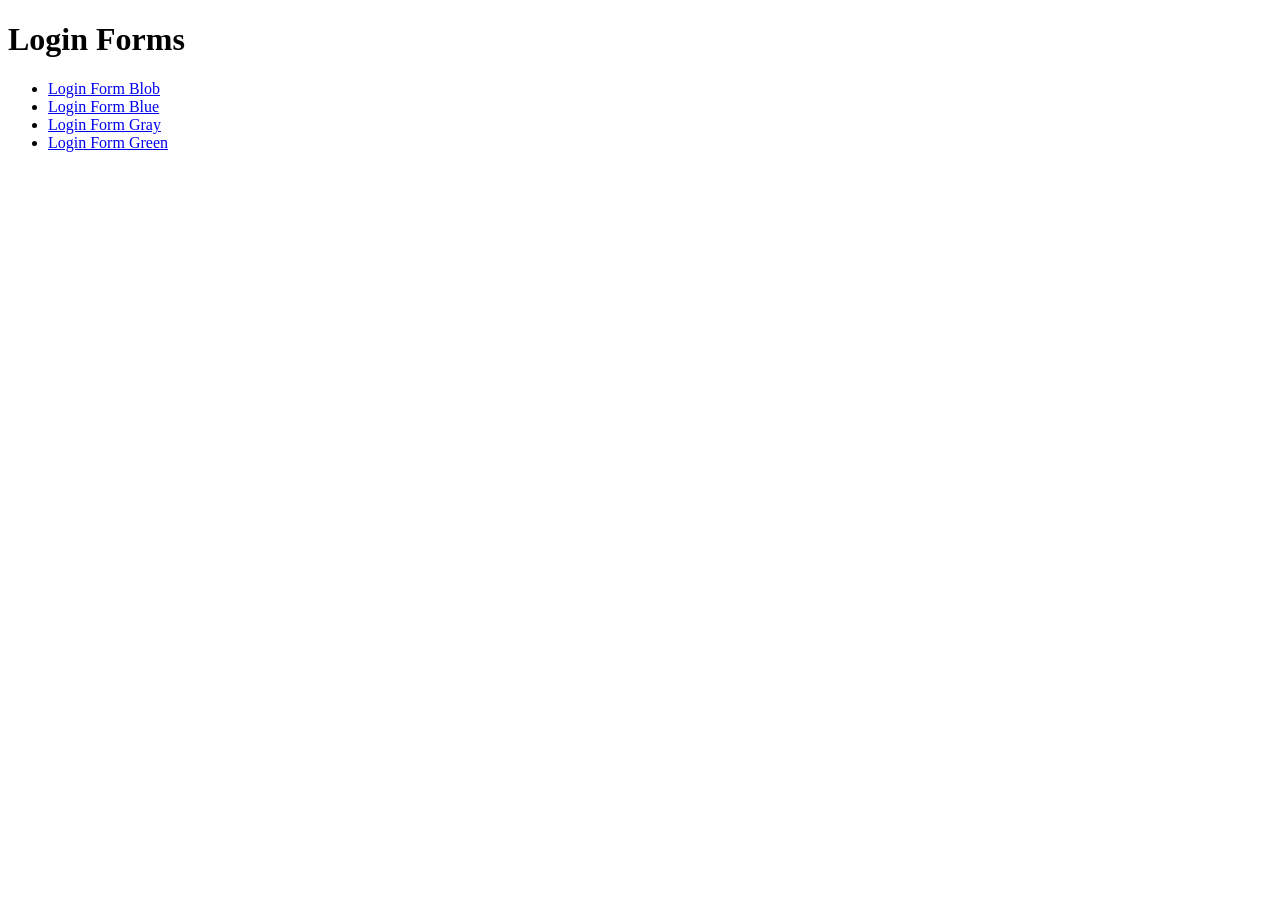
<file: index.html>
<!DOCTYPE html>
<html lang="en">
<head>
  <meta charset="UTF-8">
  <meta name="viewport" content="width=device-width, initial-scale=1.0">
  <title>Login Forms</title>
</head>
<body>
  <h1>Login Forms</h1>
  <ul>
    <li><a href="./LoginForm-Blob/">Login Form Blob</a></li>
    <li><a href="./LoginForm-Blue/">Login Form Blue</a></li>
    <li><a href="./LoginForm-Gray/">Login Form Gray</a></li>
    <li><a href="./LoginForm-Green/">Login Form Green</a></li>
  </ul>
</body>
</html>
</file>
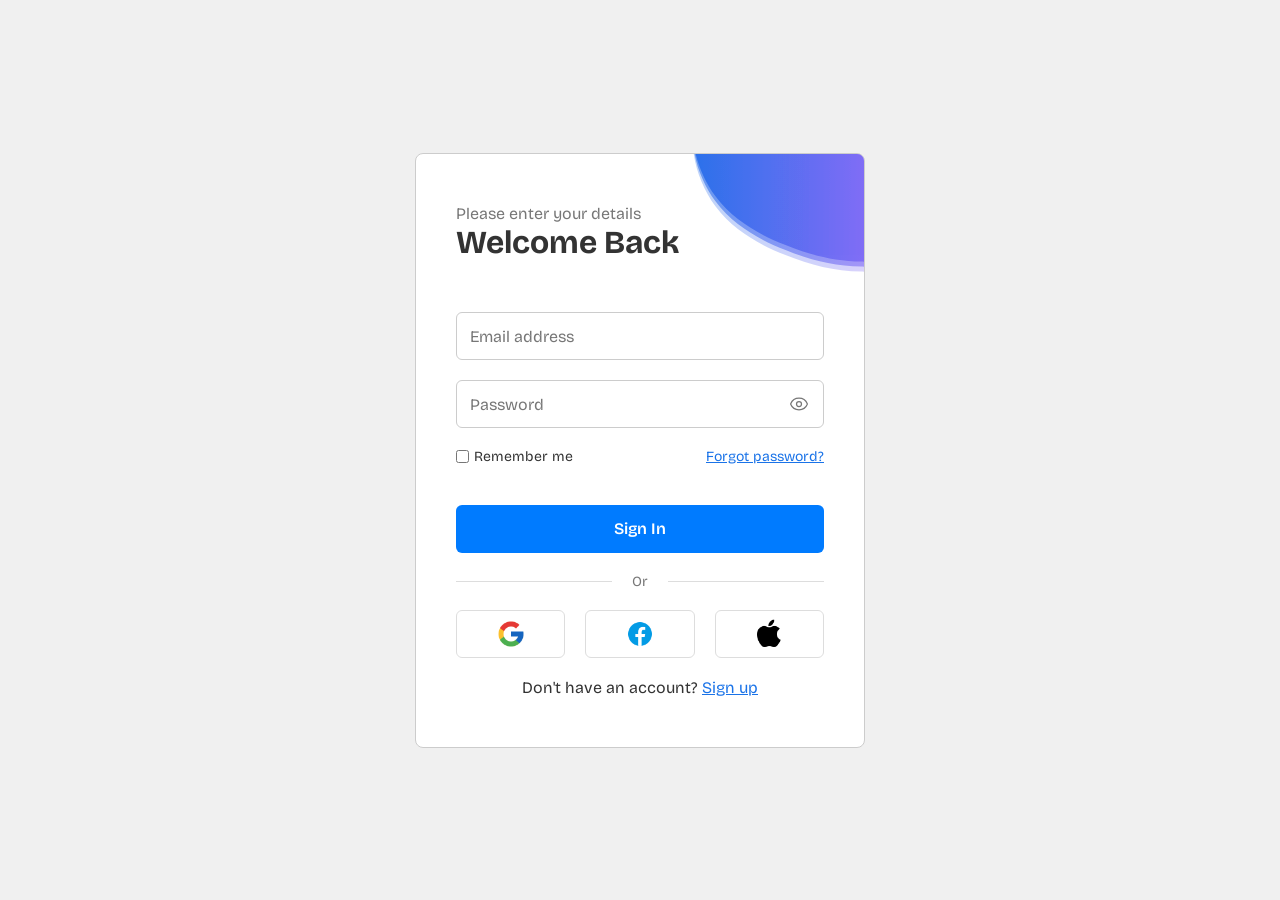
<file: LoginForm-Blob/index.html>
<!DOCTYPE html>
<html lang="en">
  <head>
    <meta charset="UTF-8" />
    <meta name="viewport" content="width=device-width, initial-scale=1.0" />
    <title>Login Form | MahsaRastgoo</title>
    <link type="image/png" sizes="16x16" rel="icon" href="assets/login.png">
    <link rel="stylesheet" href="style.css" />
  </head>
  <body>
    <div class="container">
      <div class="form-container">
        <div class="form-blob">
          <img
            src="assets/blob.svg"
            alt="blob"
            class="blob-image blob-image--1"
          />
          <img
            src="assets/blob.svg"
            alt="blob"
            class="blob-image blob-image--2"
          />
          <img
            src="assets/blob.svg"
            alt="blob"
            class="blob-image blob-image--3"
          />
        </div>

        <div class="form-header">
          <p>Please enter your details</p>
          <h1>Welcome Back</h1>
        </div>
        <form class="form-box">
          <div class="input-group">
            <input
              type="email"
              id="email"
              class="input-field"
              placeholder=""
              required
            />
            <label for="email" class="floating-label">Email address</label>
          </div>
          <div class="input-group">
            <input
              type="password"
              id="password"
              class="input-field"
              placeholder=""
              required
            />
            <label for="password" class="floating-label">Password</label>
            <div class="eye-icon" onclick="togglePassword()">
              <svg
                xmlns="http://www.w3.org/2000/svg"
                width="24"
                height="24"
                viewBox="0 0 24 24"
                fill="none"
                stroke="currentColor"
                stroke-width="1.5"
                stroke-linecap="round"
                stroke-linejoin="round"
                class="lucide lucide-eye-icon lucide-eye"
              >
                <path
                  d="M2.062 12.348a1 1 0 0 1 0-.696 10.75 10.75 0 0 1 19.876 0 1 1 0 0 1 0 .696 10.75 10.75 0 0 1-19.876 0"
                />
                <circle cx="12" cy="12" r="3" />
              </svg>
            </div>
          </div>
          <div class="input-group checkbox-group">
            <div class="form-col remember-me">
              <input
                type="checkbox"
                id="remember-me-checkbox"
                class="checkbox-field"
              />
              <label for="remember-me-checkbox">Remember me</label>
            </div>
            <div class="form-col">
              <a href="#" class="form-link">Forgot password?</a>
            </div>
          </div>
          <button type="submit" class="form-btn form-btn--submit">
            Sign In
          </button>
        </form>
        <div class="form-divider">
          <p>Or</p>
        </div>
        <div class="form-bottom">
          <div class="form-socials">
            <button class="form-btn form-btn--social">
              <img
                src="assets/google.png"
                class="btn-icon"
                alt="social icon"
              />
            </button>
            <button class="form-btn form-btn--social">
              <img
                src="assets/facebook.png"
                class="btn-icon"
                alt="social icon"
              />
            </button>
            <button class="form-btn form-btn--social">
              <img
                src="assets/ios.png"
                class="btn-icon"
                alt="social icon"
              />
            </button>
          </div>
          <p>
            Don't have an account? <a href="#" class="form-link">Sign up</a>
          </p>
        </div>
      </div>
    </div>

    <script>
      function togglePassword() {
        const passwordInput = document.getElementById("password");
        const eyeIcon = document.querySelector(".eye-icon");

        if (passwordInput.type === "password") {
          passwordInput.type = "text";
          eyeIcon.innerHTML = `<svg xmlns="http://www.w3.org/2000/svg" width="24" height="24" viewBox="0 0 24 24" fill="none" stroke="currentColor" stroke-width="1.5" stroke-linecap="round" stroke-linejoin="round" class="lucide lucide-eye-off-icon lucide-eye-off"><path d="M10.733 5.076a10.744 10.744 0 0 1 11.205 6.575 1 1 0 0 1 0 .696 10.747 10.747 0 0 1-1.444 2.49"/><path d="M14.084 14.158a3 3 0 0 1-4.242-4.242"/><path d="M17.479 17.499a10.75 10.75 0 0 1-15.417-5.151 1 1 0 0 1 0-.696 10.75 10.75 0 0 1 4.446-5.143"/><path d="m2 2 20 20"/></svg>`;
        } else {
          passwordInput.type = "password";
          eyeIcon.innerHTML = `<svg xmlns="http://www.w3.org/2000/svg" width="24" height="24" viewBox="0 0 24 24" fill="none" stroke="currentColor" stroke-width="1.5" stroke-linecap="round" stroke-linejoin="round" class="lucide lucide-eye-icon lucide-eye"><path d="M2.062 12.348a1 1 0 0 1 0-.696 10.75 10.75 0 0 1 19.876 0 1 1 0 0 1 0 .696 10.75 10.75 0 0 1-19.876 0"/><circle cx="12" cy="12" r="3"/></svg>`;
        }
      }
    </script>
  </body>
</html>
</file>
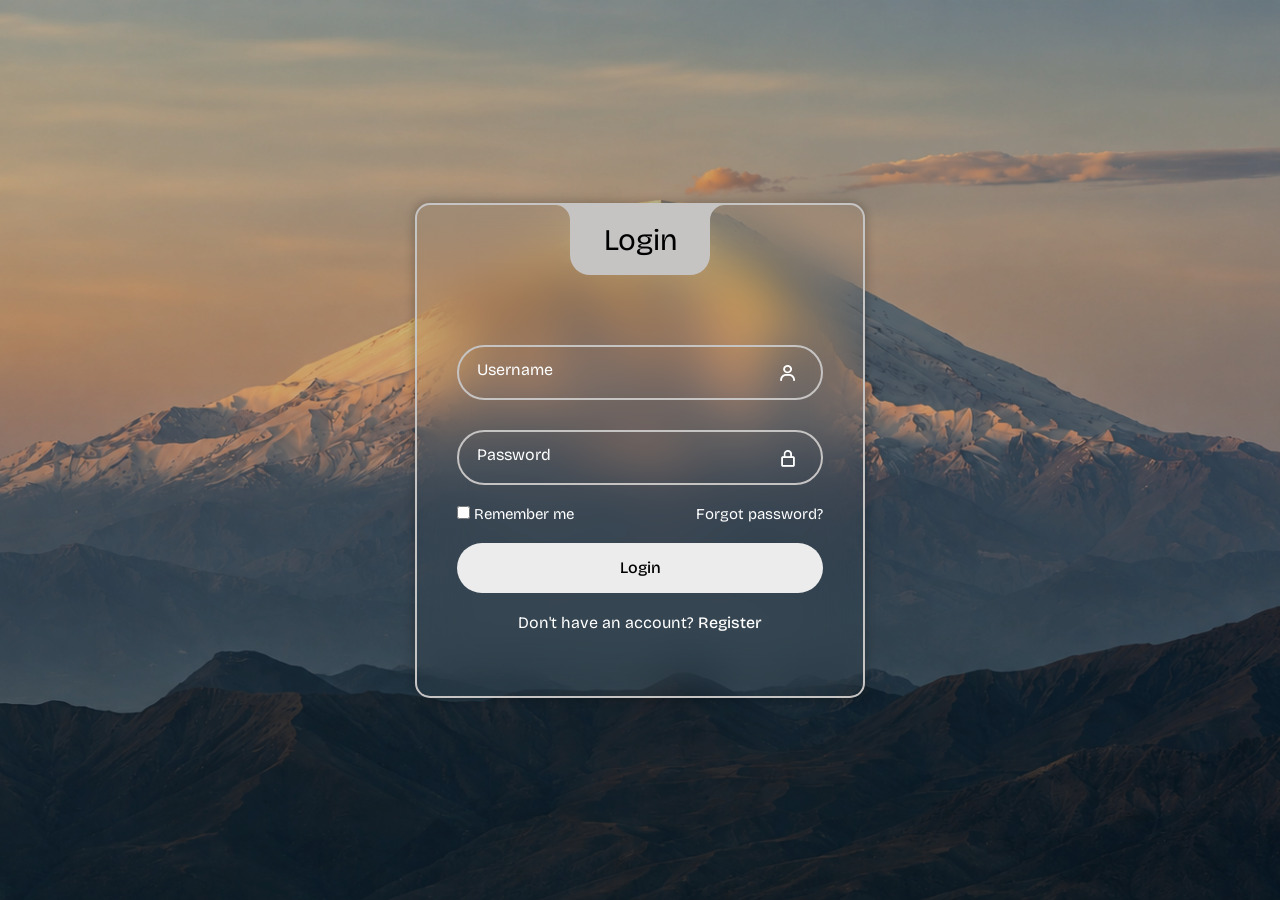
<file: LoginForm-Blue/index.html>
<!DOCTYPE html>
<html lang="en">
<head>
    <meta charset="UTF-8">
    <meta name="viewport" content="width=device-width, initial-scale=1.0">
    <link type="image/png" sizes="16x16" rel="icon" href="assets/login.png">
    <link rel="stylesheet" href="https://unpkg.com/boxicons@2.1.4/css/boxicons.min.css">
    <link rel="stylesheet" href="style.css">
    <title>Login Form | Mahsa Rastgoo</title>
</head>
<body>
    <div class="wrapper">
        <div class="login_box">
            <div class="login_header">
                <span>Login</span>
            </div>
            <div class="input_box">
                <input type="text" id="user" class="input-field" required>
                <label for="user" class="label">Username</label>
                <i class="bx bx-user icon"></i>
            </div>
            <div class="input_box">
                <input type="password" id="pass" class="input-field" required>
                <label for="pass" class="label">Password</label>
                <i class="bx bx-lock-alt icon"></i>
            </div>
            <div class="remember-forgot">
                <div class="remember-me">
                    <input type="checkbox" id="remember">
                    <label for="remember">Remember me</label>
                </div>
                <div class="forgot">
                    <a href="#">Forgot password?</a>
                </div>
            </div>
            <div class="input_box">
                <input type="submit" value="Login" class="input-submit">
            </div>
            <div class="register">
                <span>Don't have an account? <a href="#">Register</a></span>
            </div>
        </div>
    </div>
</body>
</html>
</file>
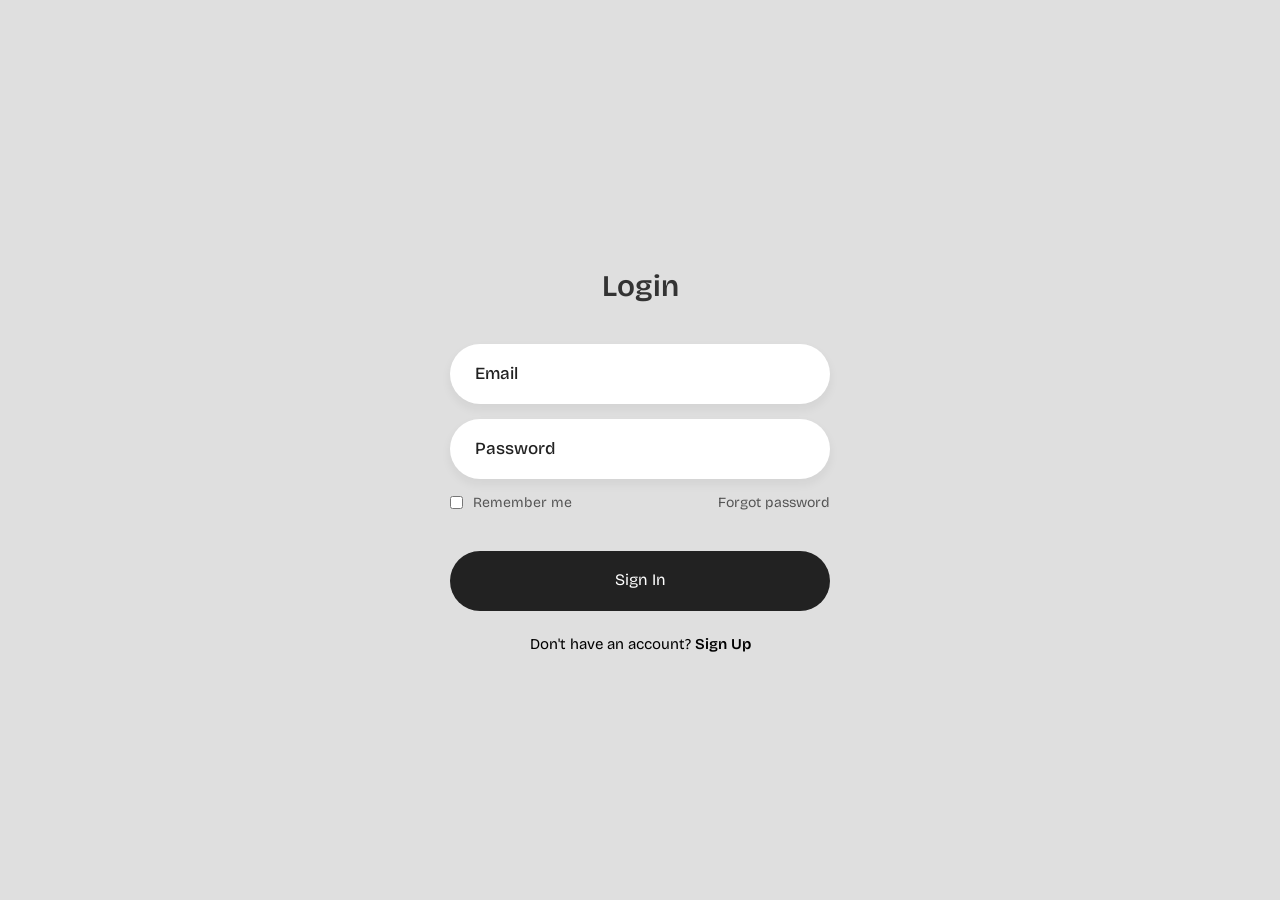
<file: LoginForm-Gray/index.html>
<!DOCTYPE html>
<html lang="en">
<head>
    <meta charset="UTF-8">
    <meta name="viewport" content="width=device-width, initial-scale=1.0">
    <link type="image/png" sizes="16x16" rel="icon" href="assets/login.png">
    <link rel="stylesheet" href="style.css">
    <title>Login Form | Mahsa Rastgoo</title>
</head>
<body>
    <div class="login-box">
        <div class="login-header">
            <header>Login</header>
        </div>
        <div class="input-box">
            <input type="text" class="input-field" placeholder="Email" autocomplete="off" required>
        </div>
        <div class="input-box">
            <input type="password" class="input-field" placeholder="Password" autocomplete="off" required>
        </div>
        <div class="forgot">
            <section>
                <input type="checkbox" id="check">
                <label for="check">Remember me</label>
            </section>
            <section>
                <a href="#">Forgot password</a>
            </section>
        </div>
        <div class="input-submit">
            <button class="submit-btn" id="submit"></button>
            <label for="submit">Sign In</label>
        </div>
        <div class="sign-up-link">
            <p>Don't have an account? <a href="#">Sign Up</a></p>
        </div>
    </div>
</body>
</html>
</file>
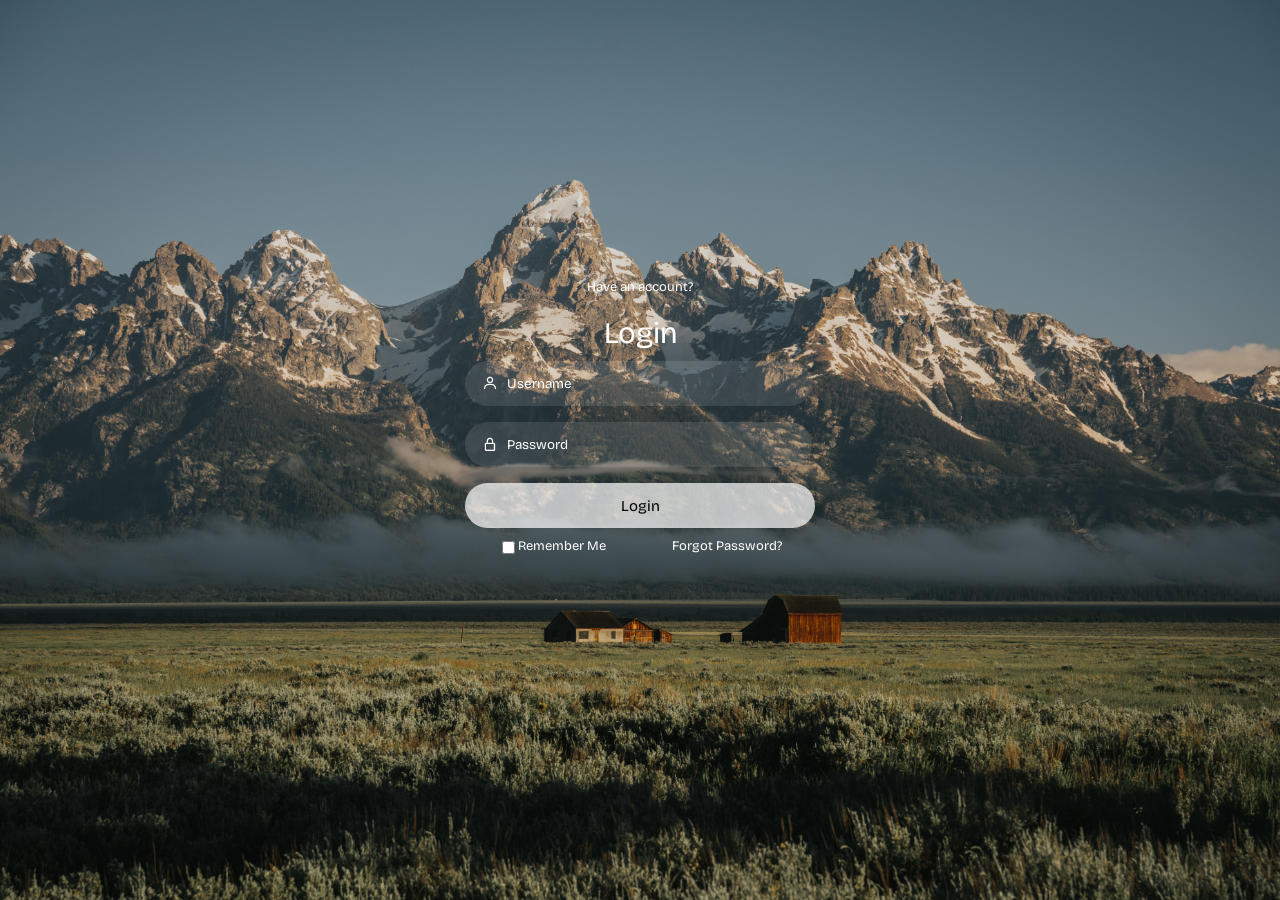
<file: LoginForm-Green/index.html>
<!DOCTYPE html>
<html lang="en">
<head>
    <meta charset="UTF-8">
    <meta name="viewport" content="width=device-width, initial-scale=1.0">
    <link type="image/png" sizes="16x16" rel="icon" href="assets/login.png">
    <link rel="stylesheet" href="https://unpkg.com/boxicons@2.1.4/css/boxicons.min.css">
    <link rel="stylesheet" href="style.css">
    <title>Login Form | Mahsa Rastgoo</title>
</head>
<body>
    <div class="box">
        <div class="container">
            <div class="top-header">
                <span>Have an account?</span>
                <header>Login</header>
            </div>
            <div class="input-field">
                <input type="text" class="input" placeholder="Username" required>
                <i class="bx bx-user"></i>
            </div>
            <div class="input-field">
                <input type="password" class="input" placeholder="Password" required>
                <i class="bx bx-lock-alt"></i>
            </div>
            <div class="input-field">
                <input type="submit" class="submit" value="Login">
            </div>
            <div class="bottom">
                <div class="left">
                    <input type="checkbox" id="check">
                    <label for="check">Remember Me</label>
                </div>
                <div class="right">
                    <label><a href="#">Forgot Password?</a></label>
                </div>
            </div>
        </div>
    </div>
</body>
</html>
</file>
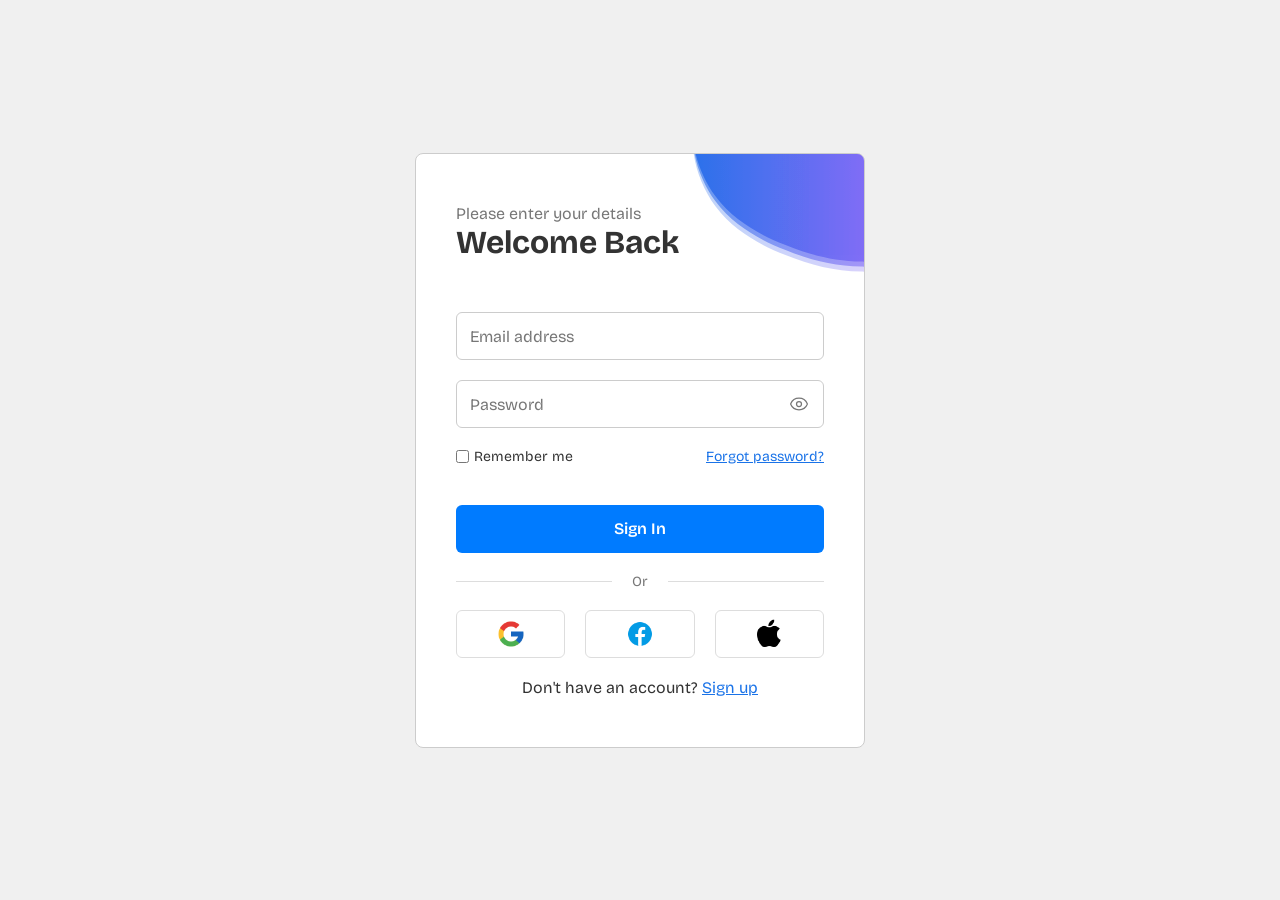
<file: index1.html>
<!DOCTYPE html>
<html lang="en">
  <head>
    <meta charset="UTF-8" />
    <meta name="viewport" content="width=device-width, initial-scale=1.0" />
    <title>Login Form | MahsaRastgoo</title>
    <link type="image/png" sizes="16x16" rel="icon" href="assets/login.png">
    <link rel="stylesheet" href="style1.css" />
  </head>
  <body>
    <div class="container">
      <div class="form-container">
        <div class="form-blob">
          <img
            src="assets/blob.svg"
            alt="blob"
            class="blob-image blob-image--1"
          />
          <img
            src="assets/blob.svg"
            alt="blob"
            class="blob-image blob-image--2"
          />
          <img
            src="assets/blob.svg"
            alt="blob"
            class="blob-image blob-image--3"
          />
        </div>

        <div class="form-header">
          <p>Please enter your details</p>
          <h1>Welcome Back</h1>
        </div>
        <form class="form-box">
          <div class="input-group">
            <input
              type="email"
              id="email"
              class="input-field"
              placeholder=""
              required
            />
            <label for="email" class="floating-label">Email address</label>
          </div>
          <div class="input-group">
            <input
              type="password"
              id="password"
              class="input-field"
              placeholder=""
              required
            />
            <label for="password" class="floating-label">Password</label>
            <div class="eye-icon" onclick="togglePassword()">
              <svg
                xmlns="http://www.w3.org/2000/svg"
                width="24"
                height="24"
                viewBox="0 0 24 24"
                fill="none"
                stroke="currentColor"
                stroke-width="1.5"
                stroke-linecap="round"
                stroke-linejoin="round"
                class="lucide lucide-eye-icon lucide-eye"
              >
                <path
                  d="M2.062 12.348a1 1 0 0 1 0-.696 10.75 10.75 0 0 1 19.876 0 1 1 0 0 1 0 .696 10.75 10.75 0 0 1-19.876 0"
                />
                <circle cx="12" cy="12" r="3" />
              </svg>
            </div>
          </div>
          <div class="input-group checkbox-group">
            <div class="form-col remember-me">
              <input
                type="checkbox"
                id="remember-me-checkbox"
                class="checkbox-field"
              />
              <label for="remember-me-checkbox">Remember me</label>
            </div>
            <div class="form-col">
              <a href="#" class="form-link">Forgot password?</a>
            </div>
          </div>
          <button type="submit" class="form-btn form-btn--submit">
            Sign In
          </button>
        </form>
        <div class="form-divider">
          <p>Or</p>
        </div>
        <div class="form-bottom">
          <div class="form-socials">
            <button class="form-btn form-btn--social">
              <img
                src="assets/google1.png"
                class="btn-icon"
                alt="social icon"
              />
            </button>
            <button class="form-btn form-btn--social">
              <img
                src="assets/facebook1.png"
                class="btn-icon"
                alt="social icon"
              />
            </button>
            <button class="form-btn form-btn--social">
              <img
                src="assets/ios.png"
                class="btn-icon"
                alt="social icon"
              />
            </button>
          </div>
          <p>
            Don't have an account? <a href="#" class="form-link">Sign up</a>
          </p>
        </div>
      </div>
    </div>

    <script>
      function togglePassword() {
        const passwordInput = document.getElementById("password");
        const eyeIcon = document.querySelector(".eye-icon");

        if (passwordInput.type === "password") {
          passwordInput.type = "text";
          eyeIcon.innerHTML = `<svg xmlns="http://www.w3.org/2000/svg" width="24" height="24" viewBox="0 0 24 24" fill="none" stroke="currentColor" stroke-width="1.5" stroke-linecap="round" stroke-linejoin="round" class="lucide lucide-eye-off-icon lucide-eye-off"><path d="M10.733 5.076a10.744 10.744 0 0 1 11.205 6.575 1 1 0 0 1 0 .696 10.747 10.747 0 0 1-1.444 2.49"/><path d="M14.084 14.158a3 3 0 0 1-4.242-4.242"/><path d="M17.479 17.499a10.75 10.75 0 0 1-15.417-5.151 1 1 0 0 1 0-.696 10.75 10.75 0 0 1 4.446-5.143"/><path d="m2 2 20 20"/></svg>`;
        } else {
          passwordInput.type = "password";
          eyeIcon.innerHTML = `<svg xmlns="http://www.w3.org/2000/svg" width="24" height="24" viewBox="0 0 24 24" fill="none" stroke="currentColor" stroke-width="1.5" stroke-linecap="round" stroke-linejoin="round" class="lucide lucide-eye-icon lucide-eye"><path d="M2.062 12.348a1 1 0 0 1 0-.696 10.75 10.75 0 0 1 19.876 0 1 1 0 0 1 0 .696 10.75 10.75 0 0 1-19.876 0"/><circle cx="12" cy="12" r="3"/></svg>`;
        }
      }
    </script>
  </body>
</html>
</file>
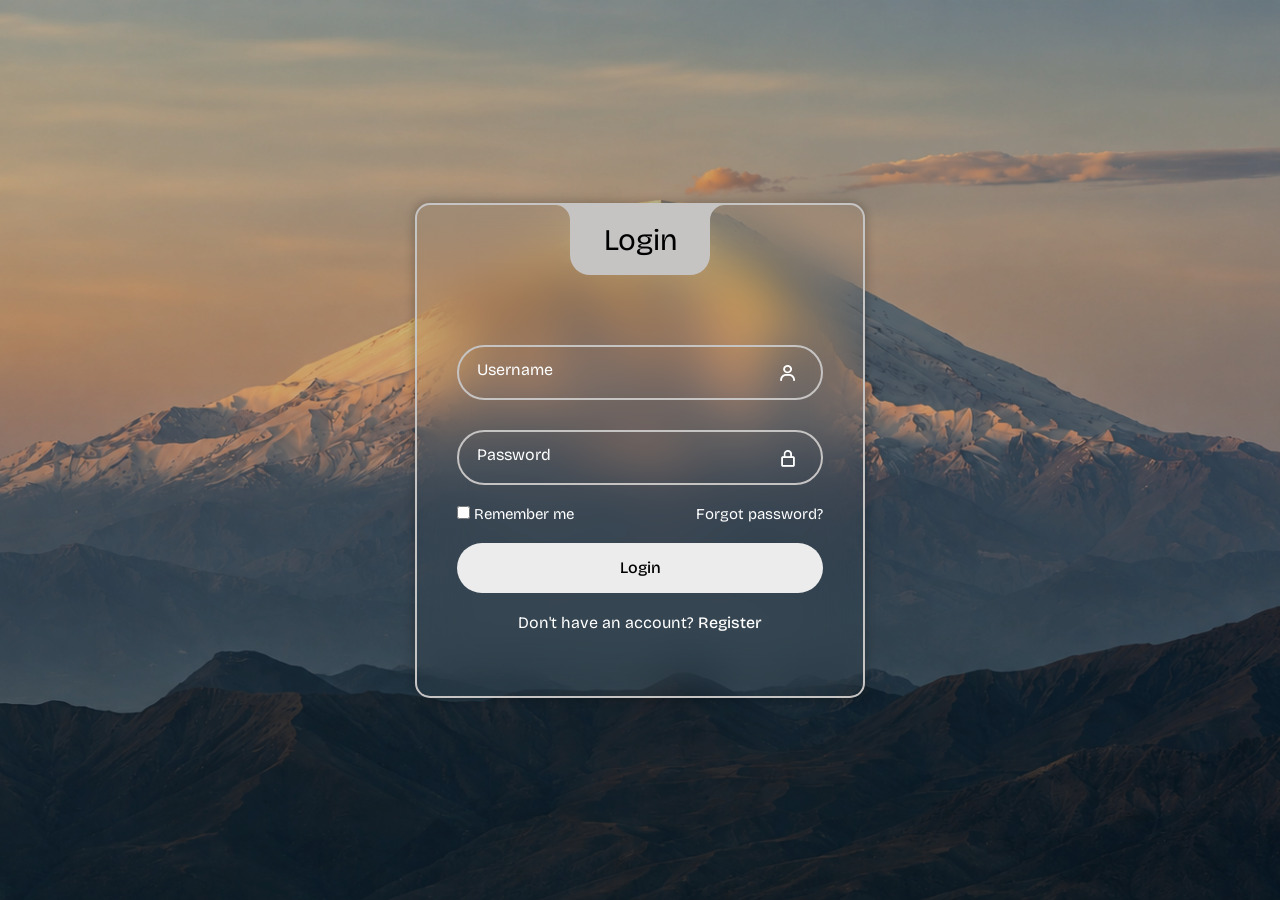
<file: index2.html>
<!DOCTYPE html>
<html lang="en">
<head>
    <meta charset="UTF-8">
    <meta name="viewport" content="width=device-width, initial-scale=1.0">
    <link type="image/png" sizes="16x16" rel="icon" href="assets/login.png">
    <link rel="stylesheet" href="https://unpkg.com/boxicons@2.1.4/css/boxicons.min.css">
    <link rel="stylesheet" href="style2.css">
    <title>Login Form | Mahsa Rastgoo</title>
</head>
<body>
    <div class="wrapper">
        <div class="login_box">
            <div class="login_header">
                <span>Login</span>
            </div>
            <div class="input_box">
                <input type="text" id="user" class="input-field" required>
                <label for="user" class="label">Username</label>
                <i class="bx bx-user icon"></i>
            </div>
            <div class="input_box">
                <input type="password" id="pass" class="input-field" required>
                <label for="pass" class="label">Password</label>
                <i class="bx bx-lock-alt icon"></i>
            </div>
            <div class="remember-forgot">
                <div class="remember-me">
                    <input type="checkbox" id="remember">
                    <label for="remember">Remember me</label>
                </div>
                <div class="forgot">
                    <a href="#">Forgot password?</a>
                </div>
            </div>
            <div class="input_box">
                <input type="submit" value="Login" class="input-submit">
            </div>
            <div class="register">
                <span>Don't have an account? <a href="#">Register</a></span>
            </div>
        </div>
    </div>
</body>
</html>
</file>
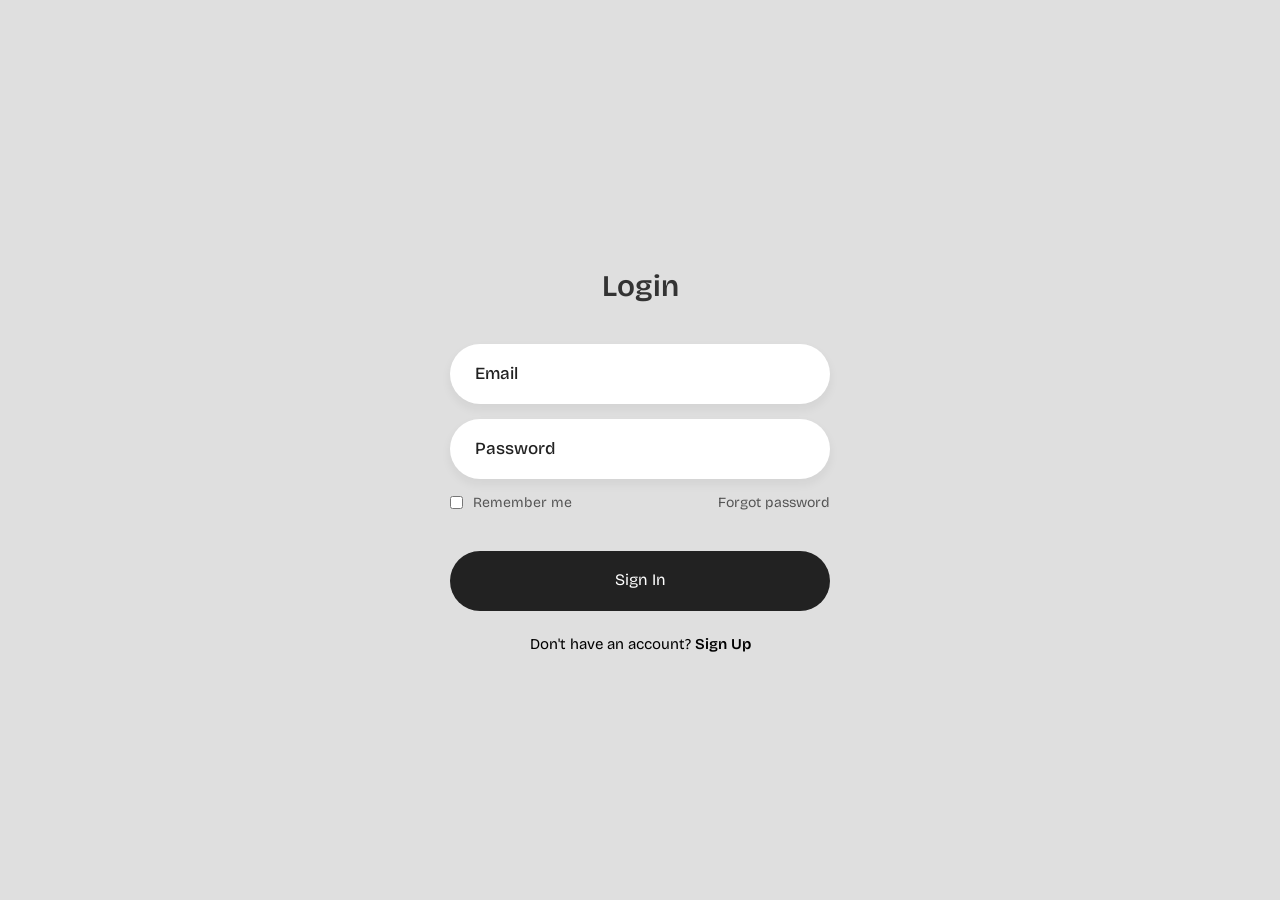
<file: index3.html>
<!DOCTYPE html>
<html lang="en">
<head>
    <meta charset="UTF-8">
    <meta name="viewport" content="width=device-width, initial-scale=1.0">
    <link type="image/png" sizes="16x16" rel="icon" href="assets/login-16.png">
    <link rel="stylesheet" href="style3.css">
    <title>Login Form | Mahsa Rastgoo</title>
</head>
<body>
    <div class="login-box">
        <div class="login-header">
            <header>Login</header>
        </div>
        <div class="input-box">
            <input type="text" class="input-field" placeholder="Email" autocomplete="off" required>
        </div>
        <div class="input-box">
            <input type="password" class="input-field" placeholder="Password" autocomplete="off" required>
        </div>
        <div class="forgot">
            <section>
                <input type="checkbox" id="check">
                <label for="check">Remember me</label>
            </section>
            <section>
                <a href="#">Forgot password</a>
            </section>
        </div>
        <div class="input-submit">
            <button class="submit-btn" id="submit"></button>
            <label for="submit">Sign In</label>
        </div>
        <div class="sign-up-link">
            <p>Don't have an account? <a href="#">Sign Up</a></p>
        </div>
    </div>
</body>
</html>
</file>
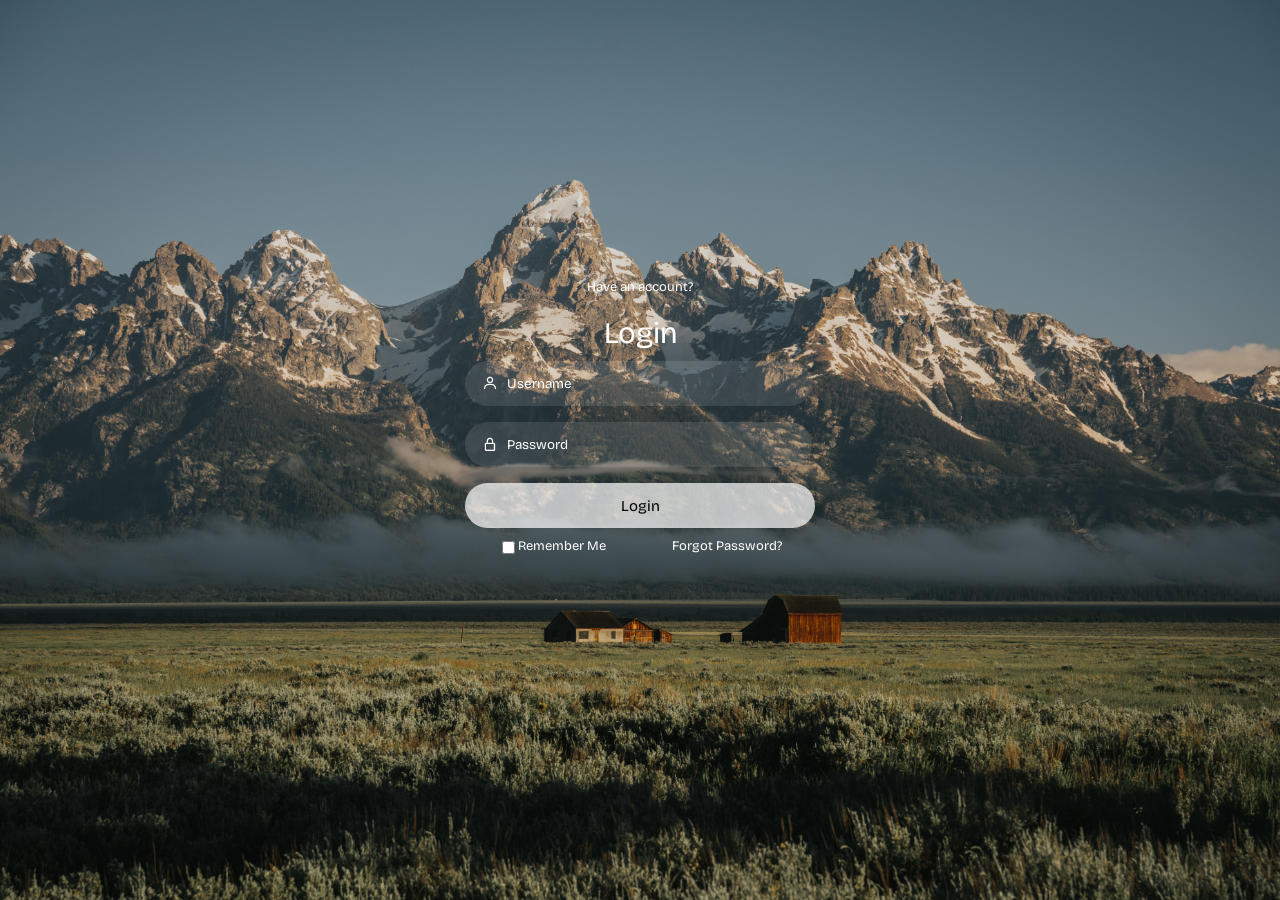
<file: index4.html>
<!DOCTYPE html>
<html lang="en">
<head>
    <meta charset="UTF-8">
    <meta name="viewport" content="width=device-width, initial-scale=1.0">
    <link type="image/png" sizes="16x16" rel="icon" href="assets/login-16.png">
    <link rel="stylesheet" href="https://unpkg.com/boxicons@2.1.4/css/boxicons.min.css">
    <link rel="stylesheet" href="style4.css">
    <title>Login Form | Mahsa Rastgoo</title>
</head>
<body>
    <div class="box">
        <div class="container">
            <div class="top-header">
                <span>Have an account?</span>
                <header>Login</header>
            </div>
            <div class="input-field">
                <input type="text" class="input" placeholder="Username" required>
                <i class="bx bx-user"></i>
            </div>
            <div class="input-field">
                <input type="password" class="input" placeholder="Password" required>
                <i class="bx bx-lock-alt"></i>
            </div>
            <div class="input-field">
                <input type="submit" class="submit" value="Login">
            </div>
            <div class="bottom">
                <div class="left">
                    <input type="checkbox" id="check">
                    <label for="check">Remember Me</label>
                </div>
                <div class="right">
                    <label><a href="#">Forgot Password?</a></label>
                </div>
            </div>
        </div>
    </div>
</body>
</html>
</file>
<file: LoginForm-Blob/style.css>
@import url('https://fonts.googleapis.com/css2?family=Bricolage+Grotesque:opsz,wght@12..96,200..800&display=swap');

/* Colors */
:root {
  --color-background: #f0f0f0;
  --color-text: #333;
  --color-border: #ccc;
  --color-placeholder: #777;
  --color-primary: #007bff;
  --color-primary-hover: #0056b3;
  --color-link: #1a73e8;
  --color-divider: #ddd;
  --color-social-hover: #f0f0f0;
  --color-floating-label: #5f6368;
  --color-white: #fff;
}

* {
  margin: 0;
  padding: 0;
  box-sizing: border-box;
  font-family: "Bricolage Grotesque", sans-serif;
}

body {
  background-color: var(--color-background);
  color: var(--color-text);
}

.container {
  display: flex;
  align-items: center;
  justify-content: center;
  height: 100vh;
  padding: 20px;
}

.form-container {
  position: relative;
  background-color: var(--color-white);
  padding: 50px 40px;
  width: 100%;
  max-width: 450px;
  border-radius: 8px;
  border: 1px solid var(--color-border);
  overflow: hidden;
}

.form-header {
  position: relative;
  z-index: 1;
}

.form-header p {
  color: var(--color-placeholder);
}

.form-header h1 {
  font-size: 32px;
}

.form-box {
  display: flex;
  flex-direction: column;
  gap: 20px;
  margin-top: 50px;
}

.input-group {
  position: relative;
  display: flex;
}

.input-field {
  height: 48px;
  padding-inline: 14px;
  border: 1px solid var(--color-border);
  border-radius: 6px;
  width: 100%;
  outline: none;
}

#password {
  padding-right: 40px;
}

.floating-label {
  position: absolute;
  top: 50%;
  left: 8px;
  transform: translateY(-50%);
  color: var(--color-placeholder);
  background-color: var(--color-white);
  padding-inline: 6px;
  transition: all 0.3s ease;
  pointer-events: none;
}

.input-field:focus ~ .floating-label,
.input-field:not(:placeholder-shown) ~ .floating-label {
  top: 0;
  left: 8px;
  transform: translateY(-50%);
  font-size: 12px;
  color: var(--color-primary);
}

.input-field:focus {
  border-color: var(--color-primary);
}

.input-field:not(:focus):not(:placeholder-shown) ~ .floating-label {
  color: var(--color-floating-label);
}

.eye-icon {
  position: absolute;
  right: 15px;
  display: flex;
  top: 50%;
  transform: translateY(-50%);
}

.eye-icon svg {
  width: 20px;
  height: 20px;
  cursor: pointer;
  color: var(--color-placeholder);
}

.checkbox-group {
  display: flex;
  justify-content: space-between;
  gap: 10px;
  font-size: 14px;
}

.remember-me {
  display: flex;
  align-items: center;
  gap: 5px;
}

.form-btn {
  display: flex;
  justify-content: center;
  align-items: center;
  gap: 10px;
  height: 48px;
  background: none;
  border: none;
  border-radius: 6px;
  cursor: pointer;
  padding-inline: 8px;
}

.form-btn--submit {
  background-color: var(--color-primary);
  color: var(--color-white);
  font-size: 16px;
  font-weight: 600;
  margin-top: 20px;
  transition: background-color 0.3s ease;
}

.form-btn--submit:hover {
  background-color: var(--color-primary-hover);
}

.form-bottom {
  display: flex;
  flex-direction: column;
  justify-content: center;
  align-items: center;
  gap: 20px;
  margin-top: 20px;
}

.form-divider {
  display: flex;
  align-items: center;
  gap: 20px;
  font-size: 14px;
  color: var(--color-placeholder);
  margin-top: 20px;
}

.form-divider:before,
.form-divider::after {
  content: "";
  flex: 1;
  height: 1px;
  background-color: var(--color-divider);
}

.form-socials {
  width: 100%;
  display: grid;
  grid-template-columns: repeat(3, 1fr);
  gap: 20px;
}

.form-btn--social {
  border: 1px solid var(--color-divider);
  transition: 0.3s ease;
}

.form-btn--social:hover {
  background-color: var(--color-social-hover);
}

.btn-icon {
  width: 30px;
}

.form-link {
  color: var(--color-link);
}

.form-link:hover {
  text-decoration: none;
}

.form-blob {
  position: absolute;
  width: 200px;
  height: 200px;
  top: 0;
  right: 0;
  z-index: 0;
}

.blob-image {
  position: absolute;
  rotate: 205deg;
  pointer-events: none;
  opacity: 0;
  transform: scale(0.5) translateX(100px);
}

.blob-image--1 {
  top: -170px;
  right: -150px;
  animation: welcomeIn 1.2s ease-out 0.3s forwards;
  --final-opacity: 1;
}

.blob-image--2 {
  top: -165px;
  right: -150px;
  animation: welcomeIn 1.2s ease-out 0.6s forwards;
  --final-opacity: 0.6;
}

.blob-image--3 {
  top: -160px;
  right: -150px;
  animation: welcomeIn 1.2s ease-out 0.9s forwards;
  --final-opacity: 0.3;
}

@keyframes welcomeIn {
  0% {
    opacity: 0;
    transform: scale(0.5) translateX(100px) rotate(180deg);
  }
  60% {
    opacity: calc(var(--final-opacity) * 0.8);
    transform: scale(1.1) translateX(-10px) rotate(200deg);
  }
  100% {
    opacity: calc(var(--final-opacity));
    transform: scale(1) translateX(0px) rotate(205deg);
  }
}

@media (max-widtd: 480px) {
  .form-container {
    padding: 60px 30px;
  }
}
</file>
<file: LoginForm-Blue/style.css>
@import url('https://fonts.googleapis.com/css2?family=Bricolage+Grotesque:opsz,wght@12..96,200..800&display=swap');

:root{
    --primary-color:#c6c3c3;
    --second-color:#ffffff;
    --black-color:#000000;
}

* {
  margin: 0;
  padding: 0;
  box-sizing: border-box;
  font-family: "Bricolage Grotesque", sans-serif;
}

body{
  background-image: url(assets/1.png);
  background-position: center;
  background-size: cover;
  background-repeat: no-repeat;
  background-attachment: fixed;
}

a{
  text-decoration: none;
  color: var(--second-color);
}

a:hover{
  text-decoration: underline;
}

.wrapper{
  width: 100%;
  display: flex;
  justify-content: center;
  align-items: center;
  min-height: 100vh;
  background-color: rgba(0, 0, 0, 0.2);
}

.login_box{
  position: relative;
  width: 450px;
  backdrop-filter: blur(25px);
  border: 2px solid var(--primary-color);
  border-radius: 15px;
  padding: 7.5em 2.5em 4em 2.5em ;
  color: var(--second-color);
  box-shadow: 0px 0px 10px 2px rgba(0, 0, 0, 0.2);
}

.login_header{
  position: absolute;
  top: 0;
  left: 50%;
  transform: translateX(-50%);
  display: flex;
  align-items: center;
  justify-content: center;
  background-color: var(--primary-color);
  width: 140px;
  height: 70px;
  border-radius: 0 0 20px 20px;
}

.login_header span{
  font-size: 30px;
  color: var(--black-color);
}

.login_header::before{
  content: "";
  position: absolute;
  top: 0;
  left: -30px;
  width: 30px;
  height: 30px;
  border-top-right-radius: 50%;
  background: transparent;
  box-shadow: 15px 0 0 0 var(--primary-color);
}

.login_header::after{
  content: "";
  position: absolute;
  top: 0;
  right: -30px;
  width: 30px;
  height: 30px;
  border-top-left-radius: 50%;
  background: transparent;
  box-shadow: -15px 0 0 0 var(--primary-color);
}

.input_box{
  position: relative;
  display: flex;
  flex-direction: column;
  margin: 20px 0;
}

.input-field{
  width: 100%;
  height: 55px;
  font-size: 16px;
  background: transparent;
  color: var(--second-color);
  padding-inline: 20px 50px;
  border: 2px solid var(--primary-color);
  border-radius: 30px;
  outline: 30px;
}

#user{
  margin-bottom: 10px;
}

.label{
  position: absolute;
  top: 15px;
  left: 20px;
  transition: 0.2;
}

.input-field:focus ~ .label,
.input-field:valid ~ .label{
  position: absolute;
  top: -10px;
  left: 20px;
  font-size: 14px;
  background-color: var(--primary-color);
  border-radius: 30px;
  color: var(--black-color);
  padding: 0 10px;
}

.icon{
  position: absolute;
  top: 18px;
  right: 25px;
  font-size: 20px;
}

.remember-forgot{
  display: flex;
  justify-content: space-between;
  font-size: 15px;
}

.input-submit{
  width: 100%;
  height: 50px;
  background: #ececec;
  font-size: 16px;
  font-weight: 500;
  border: none;
  border-radius: 30px;
  cursor: pointer;
  transition: 0.3s;
}

.input-submit:hover{
  background: var(--second-color);
}

.register{
  text-align: center;
}

.register a{
  font-weight: 500;
}

@media only screen and (max-width:564px) {
  .wrapper{
    padding: 20px;
  }
  .login_box{
    padding: 7.5em 1.5em 4em 1.5em;
  }
   
}
</file>
<file: LoginForm-Gray/style.css>
@import url('https://fonts.googleapis.com/css2?family=Bricolage+Grotesque:opsz,wght@12..96,200..800&display=swap');

* {
  margin: 0;
  padding: 0;
  box-sizing: border-box;
  font-family: "Bricolage Grotesque", sans-serif;
}

body{
    display: flex;
    justify-content: center;
    align-items: center;
    min-height: 100vh;
    background: #dfdfdf;
}

.login-box{
    display: flex;
    justify-content: center;
    flex-direction: column;
    width: 440px;
    height: 480px;
    padding: 30px;
}

.login-header{
    text-align: center;
    margin: 20px 0 40px 0;
}

.login-header header{
    color: #333;
    font-size: 30px;
    font-weight: 600;
}

.input-box .input-field{
    width: 100%;
    height: 60px;
    font-size: 17px;
    padding: 0 25px ;
    margin-bottom: 15px;
    border-radius: 30px;
    border: none;
    box-shadow: 0px 5px 10px 1px rgba(0, 0, 0, 0.05);
    outline: none;
    transition: 0.3s;
}

::placeholder{
    font-weight: 500;
    color: #222;
}

.input-field:focus{
    width: 105%;
}

.forgot{
    display: flex;
    justify-content: space-between;
    margin-bottom: 40px;
}

section{
    display: flex;
    align-items: center;
    font-size: 14px;
    color: #555;
}

#check{
    margin-right: 10px;
}

a{
    text-decoration: none;
}

a:hover{
    text-decoration: underline;
}

section a{
    color: #555;
}

.input-submit{
    position: relative;
}

.submit-btn{
    width: 100%;
    height: 60px;
    background: #222;
    border: none;
    border-radius: 30px;
    cursor: pointer;
    transition: 0.3s;
}

.input-submit label{
    position: absolute;
    top: 45%;
    left: 50%;
    color: #fff;
    -webkit-transform: translate(-50% , -50%);
    -ms-transform: translate(-50%, -50%);
    transform: translate(-50% , -50%);
    cursor: pointer;
}

.submit-btn:hover{
    background: #000;
    transform: scale(1.05, 1);
}

.sign-up-link{
    text-align: center;
    font-size: 15px;
    margin-top: 20px;
}

.sign-up-link a{
    color: #000;
    font-weight: 600;
}
</file>
<file: LoginForm-Green/style.css>
@import url('https://fonts.googleapis.com/css2?family=Bricolage+Grotesque:opsz,wght@12..96,200..800&display=swap');

* {
  font-family: "Bricolage Grotesque", sans-serif;
}

body{
    background-image: url(assets/1.jpg);
    background-size: cover;
    background-repeat: no-repeat;
    background-position: center;
    background-attachment: fixed;
}

.box{
    display: flex;
    justify-content: center;
    align-items: center;
    min-height: 90vh;
}

.container{
    width: 350px;
    display: flex;
    flex-direction: column;
    padding: 0 15px 0 15px;
}

span{
    color: #fff;
    font-size: small;
    display: flex;
    justify-content: center;
    padding: 10px 0 10px 0;
}

header{
    color: #fff;
    font-size: 30px;
    display: flex;
    justify-content: center;
    padding: 10px 0 10px 0;
}

.input-field{
    display: flex;
    flex-direction: column;
}

.input{
    height: 45px;
    width: 87%;
    border: none;
    outline: none;
    border-radius: 30px;
    color: #fff;
    padding: 0 0 0 42px;
    background: rgba(255, 255, 255, 0.1);
}

i{
    position: relative;
    top: -31px;
    left: 17px;
    color: #fff;
}

::-webkit-input-placeholder{
    color: #fff;
}

.submit{
    border: none;
    border-radius: 30px;
    font-size: 15px;
    height: 45px;
    outline: none;
    width: 100%;
    background: rgba(255, 255, 255, 0.7);
    cursor: pointer;
    transition: 0.3s;
}

.submit:hover{
     box-shadow: 1px 5px 7px 1px rgba(0, 0, 0, 0.2);
}

.bottom{
    display: flex;
    flex-direction: row;
    justify-content: space-around;
    font-size: small;
    color: #fff;
    margin-top: 10px;
}

.left{
    display: flex;
}

label a{
    color: #fff;
    text-decoration: none;
}
</file>
<file: style1.css>
@import url('https://fonts.googleapis.com/css2?family=Bricolage+Grotesque:opsz,wght@12..96,200..800&display=swap');

/* Colors */
:root {
  --color-background: #f0f0f0;
  --color-text: #333;
  --color-border: #ccc;
  --color-placeholder: #777;
  --color-primary: #007bff;
  --color-primary-hover: #0056b3;
  --color-link: #1a73e8;
  --color-divider: #ddd;
  --color-social-hover: #f0f0f0;
  --color-floating-label: #5f6368;
  --color-white: #fff;
}

* {
  margin: 0;
  padding: 0;
  box-sizing: border-box;
  font-family: "Bricolage Grotesque", sans-serif;
}

body {
  background-color: var(--color-background);
  color: var(--color-text);
}

.container {
  display: flex;
  align-items: center;
  justify-content: center;
  height: 100vh;
  padding: 20px;
}

.form-container {
  position: relative;
  background-color: var(--color-white);
  padding: 50px 40px;
  width: 100%;
  max-width: 450px;
  border-radius: 8px;
  border: 1px solid var(--color-border);
  overflow: hidden;
}

.form-header {
  position: relative;
  z-index: 1;
}

.form-header p {
  color: var(--color-placeholder);
}

.form-header h1 {
  font-size: 32px;
}

.form-box {
  display: flex;
  flex-direction: column;
  gap: 20px;
  margin-top: 50px;
}

.input-group {
  position: relative;
  display: flex;
}

.input-field {
  height: 48px;
  padding-inline: 14px;
  border: 1px solid var(--color-border);
  border-radius: 6px;
  width: 100%;
  outline: none;
}

#password {
  padding-right: 40px;
}

.floating-label {
  position: absolute;
  top: 50%;
  left: 8px;
  transform: translateY(-50%);
  color: var(--color-placeholder);
  background-color: var(--color-white);
  padding-inline: 6px;
  transition: all 0.3s ease;
  pointer-events: none;
}

.input-field:focus ~ .floating-label,
.input-field:not(:placeholder-shown) ~ .floating-label {
  top: 0;
  left: 8px;
  transform: translateY(-50%);
  font-size: 12px;
  color: var(--color-primary);
}

.input-field:focus {
  border-color: var(--color-primary);
}

.input-field:not(:focus):not(:placeholder-shown) ~ .floating-label {
  color: var(--color-floating-label);
}

.eye-icon {
  position: absolute;
  right: 15px;
  display: flex;
  top: 50%;
  transform: translateY(-50%);
}

.eye-icon svg {
  width: 20px;
  height: 20px;
  cursor: pointer;
  color: var(--color-placeholder);
}

.checkbox-group {
  display: flex;
  justify-content: space-between;
  gap: 10px;
  font-size: 14px;
}

.remember-me {
  display: flex;
  align-items: center;
  gap: 5px;
}

.form-btn {
  display: flex;
  justify-content: center;
  align-items: center;
  gap: 10px;
  height: 48px;
  background: none;
  border: none;
  border-radius: 6px;
  cursor: pointer;
  padding-inline: 8px;
}

.form-btn--submit {
  background-color: var(--color-primary);
  color: var(--color-white);
  font-size: 16px;
  font-weight: 600;
  margin-top: 20px;
  transition: background-color 0.3s ease;
}

.form-btn--submit:hover {
  background-color: var(--color-primary-hover);
}

.form-bottom {
  display: flex;
  flex-direction: column;
  justify-content: center;
  align-items: center;
  gap: 20px;
  margin-top: 20px;
}

.form-divider {
  display: flex;
  align-items: center;
  gap: 20px;
  font-size: 14px;
  color: var(--color-placeholder);
  margin-top: 20px;
}

.form-divider:before,
.form-divider::after {
  content: "";
  flex: 1;
  height: 1px;
  background-color: var(--color-divider);
}

.form-socials {
  width: 100%;
  display: grid;
  grid-template-columns: repeat(3, 1fr);
  gap: 20px;
}

.form-btn--social {
  border: 1px solid var(--color-divider);
  transition: 0.3s ease;
}

.form-btn--social:hover {
  background-color: var(--color-social-hover);
}

.btn-icon {
  width: 30px;
}

.form-link {
  color: var(--color-link);
}

.form-link:hover {
  text-decoration: none;
}

.form-blob {
  position: absolute;
  width: 200px;
  height: 200px;
  top: 0;
  right: 0;
  z-index: 0;
}

.blob-image {
  position: absolute;
  rotate: 205deg;
  pointer-events: none;
  opacity: 0;
  transform: scale(0.5) translateX(100px);
}

.blob-image--1 {
  top: -170px;
  right: -150px;
  animation: welcomeIn 1.2s ease-out 0.3s forwards;
  --final-opacity: 1;
}

.blob-image--2 {
  top: -165px;
  right: -150px;
  animation: welcomeIn 1.2s ease-out 0.6s forwards;
  --final-opacity: 0.6;
}

.blob-image--3 {
  top: -160px;
  right: -150px;
  animation: welcomeIn 1.2s ease-out 0.9s forwards;
  --final-opacity: 0.3;
}

@keyframes welcomeIn {
  0% {
    opacity: 0;
    transform: scale(0.5) translateX(100px) rotate(180deg);
  }
  60% {
    opacity: calc(var(--final-opacity) * 0.8);
    transform: scale(1.1) translateX(-10px) rotate(200deg);
  }
  100% {
    opacity: calc(var(--final-opacity));
    transform: scale(1) translateX(0px) rotate(205deg);
  }
}

@media (max-widtd: 480px) {
  .form-container {
    padding: 60px 30px;
  }
}
</file>
<file: style2.css>
@import url('https://fonts.googleapis.com/css2?family=Bricolage+Grotesque:opsz,wght@12..96,200..800&display=swap');

:root{
    --primary-color:#c6c3c3;
    --second-color:#ffffff;
    --black-color:#000000;
}

* {
  margin: 0;
  padding: 0;
  box-sizing: border-box;
  font-family: "Bricolage Grotesque", sans-serif;
}

body{
  background-image: url(assets/4.png);
  background-position: center;
  background-size: cover;
  background-repeat: no-repeat;
  background-attachment: fixed;
}

a{
  text-decoration: none;
  color: var(--second-color);
}

a:hover{
  text-decoration: underline;
}

.wrapper{
  width: 100%;
  display: flex;
  justify-content: center;
  align-items: center;
  min-height: 100vh;
  background-color: rgba(0, 0, 0, 0.2);
}

.login_box{
  position: relative;
  width: 450px;
  backdrop-filter: blur(25px);
  border: 2px solid var(--primary-color);
  border-radius: 15px;
  padding: 7.5em 2.5em 4em 2.5em ;
  color: var(--second-color);
  box-shadow: 0px 0px 10px 2px rgba(0, 0, 0, 0.2);
}

.login_header{
  position: absolute;
  top: 0;
  left: 50%;
  transform: translateX(-50%);
  display: flex;
  align-items: center;
  justify-content: center;
  background-color: var(--primary-color);
  width: 140px;
  height: 70px;
  border-radius: 0 0 20px 20px;
}

.login_header span{
  font-size: 30px;
  color: var(--black-color);
}

.login_header::before{
  content: "";
  position: absolute;
  top: 0;
  left: -30px;
  width: 30px;
  height: 30px;
  border-top-right-radius: 50%;
  background: transparent;
  box-shadow: 15px 0 0 0 var(--primary-color);
}

.login_header::after{
  content: "";
  position: absolute;
  top: 0;
  right: -30px;
  width: 30px;
  height: 30px;
  border-top-left-radius: 50%;
  background: transparent;
  box-shadow: -15px 0 0 0 var(--primary-color);
}

.input_box{
  position: relative;
  display: flex;
  flex-direction: column;
  margin: 20px 0;
}

.input-field{
  width: 100%;
  height: 55px;
  font-size: 16px;
  background: transparent;
  color: var(--second-color);
  padding-inline: 20px 50px;
  border: 2px solid var(--primary-color);
  border-radius: 30px;
  outline: 30px;
}

#user{
  margin-bottom: 10px;
}

.label{
  position: absolute;
  top: 15px;
  left: 20px;
  transition: 0.2;
}

.input-field:focus ~ .label,
.input-field:valid ~ .label{
  position: absolute;
  top: -10px;
  left: 20px;
  font-size: 14px;
  background-color: var(--primary-color);
  border-radius: 30px;
  color: var(--black-color);
  padding: 0 10px;
}

.icon{
  position: absolute;
  top: 18px;
  right: 25px;
  font-size: 20px;
}

.remember-forgot{
  display: flex;
  justify-content: space-between;
  font-size: 15px;
}

.input-submit{
  width: 100%;
  height: 50px;
  background: #ececec;
  font-size: 16px;
  font-weight: 500;
  border: none;
  border-radius: 30px;
  cursor: pointer;
  transition: 0.3s;
}

.input-submit:hover{
  background: var(--second-color);
}

.register{
  text-align: center;
}

.register a{
  font-weight: 500;
}

@media only screen and (max-width:564px) {
  .wrapper{
    padding: 20px;
  }
  .login_box{
    padding: 7.5em 1.5em 4em 1.5em;
  }
   
}
</file>
<file: style3.css>
@import url('https://fonts.googleapis.com/css2?family=Bricolage+Grotesque:opsz,wght@12..96,200..800&display=swap');

* {
  margin: 0;
  padding: 0;
  box-sizing: border-box;
  font-family: "Bricolage Grotesque", sans-serif;
}

body{
    display: flex;
    justify-content: center;
    align-items: center;
    min-height: 100vh;
    background: #dfdfdf;
}

.login-box{
    display: flex;
    justify-content: center;
    flex-direction: column;
    width: 440px;
    height: 480px;
    padding: 30px;
}

.login-header{
    text-align: center;
    margin: 20px 0 40px 0;
}

.login-header header{
    color: #333;
    font-size: 30px;
    font-weight: 600;
}

.input-box .input-field{
    width: 100%;
    height: 60px;
    font-size: 17px;
    padding: 0 25px ;
    margin-bottom: 15px;
    border-radius: 30px;
    border: none;
    box-shadow: 0px 5px 10px 1px rgba(0, 0, 0, 0.05);
    outline: none;
    transition: 0.3s;
}

::placeholder{
    font-weight: 500;
    color: #222;
}

.input-field:focus{
    width: 105%;
}

.forgot{
    display: flex;
    justify-content: space-between;
    margin-bottom: 40px;
}

section{
    display: flex;
    align-items: center;
    font-size: 14px;
    color: #555;
}

#check{
    margin-right: 10px;
}

a{
    text-decoration: none;
}

a:hover{
    text-decoration: underline;
}

section a{
    color: #555;
}

.input-submit{
    position: relative;
}

.submit-btn{
    width: 100%;
    height: 60px;
    background: #222;
    border: none;
    border-radius: 30px;
    cursor: pointer;
    transition: 0.3s;
}

.input-submit label{
    position: absolute;
    top: 45%;
    left: 50%;
    color: #fff;
    -webkit-transform: translate(-50% , -50%);
    -ms-transform: translate(-50%, -50%);
    transform: translate(-50% , -50%);
    cursor: pointer;
}

.submit-btn:hover{
    background: #000;
    transform: scale(1.05, 1);
}

.sign-up-link{
    text-align: center;
    font-size: 15px;
    margin-top: 20px;
}

.sign-up-link a{
    color: #000;
    font-weight: 600;
}
</file>
<file: style4.css>
@import url('https://fonts.googleapis.com/css2?family=Bricolage+Grotesque:opsz,wght@12..96,200..800&display=swap');

* {
  font-family: "Bricolage Grotesque", sans-serif;
}

body{
    background-image: url(assets/1.jpg);
    background-size: cover;
    background-repeat: no-repeat;
    background-position: center;
    background-attachment: fixed;
}

.box{
    display: flex;
    justify-content: center;
    align-items: center;
    min-height: 90vh;
}

.container{
    width: 350px;
    display: flex;
    flex-direction: column;
    padding: 0 15px 0 15px;
}

span{
    color: #fff;
    font-size: small;
    display: flex;
    justify-content: center;
    padding: 10px 0 10px 0;
}

header{
    color: #fff;
    font-size: 30px;
    display: flex;
    justify-content: center;
    padding: 10px 0 10px 0;
}

.input-field{
    display: flex;
    flex-direction: column;
}

.input{
    height: 45px;
    width: 87%;
    border: none;
    outline: none;
    border-radius: 30px;
    color: #fff;
    padding: 0 0 0 42px;
    background: rgba(255, 255, 255, 0.1);
}

i{
    position: relative;
    top: -31px;
    left: 17px;
    color: #fff;
}

::-webkit-input-placeholder{
    color: #fff;
}

.submit{
    border: none;
    border-radius: 30px;
    font-size: 15px;
    height: 45px;
    outline: none;
    width: 100%;
    background: rgba(255, 255, 255, 0.7);
    cursor: pointer;
    transition: 0.3s;
}

.submit:hover{
     box-shadow: 1px 5px 7px 1px rgba(0, 0, 0, 0.2);
}

.bottom{
    display: flex;
    flex-direction: row;
    justify-content: space-around;
    font-size: small;
    color: #fff;
    margin-top: 10px;
}

.left{
    display: flex;
}

label a{
    color: #fff;
    text-decoration: none;
}
</file>
